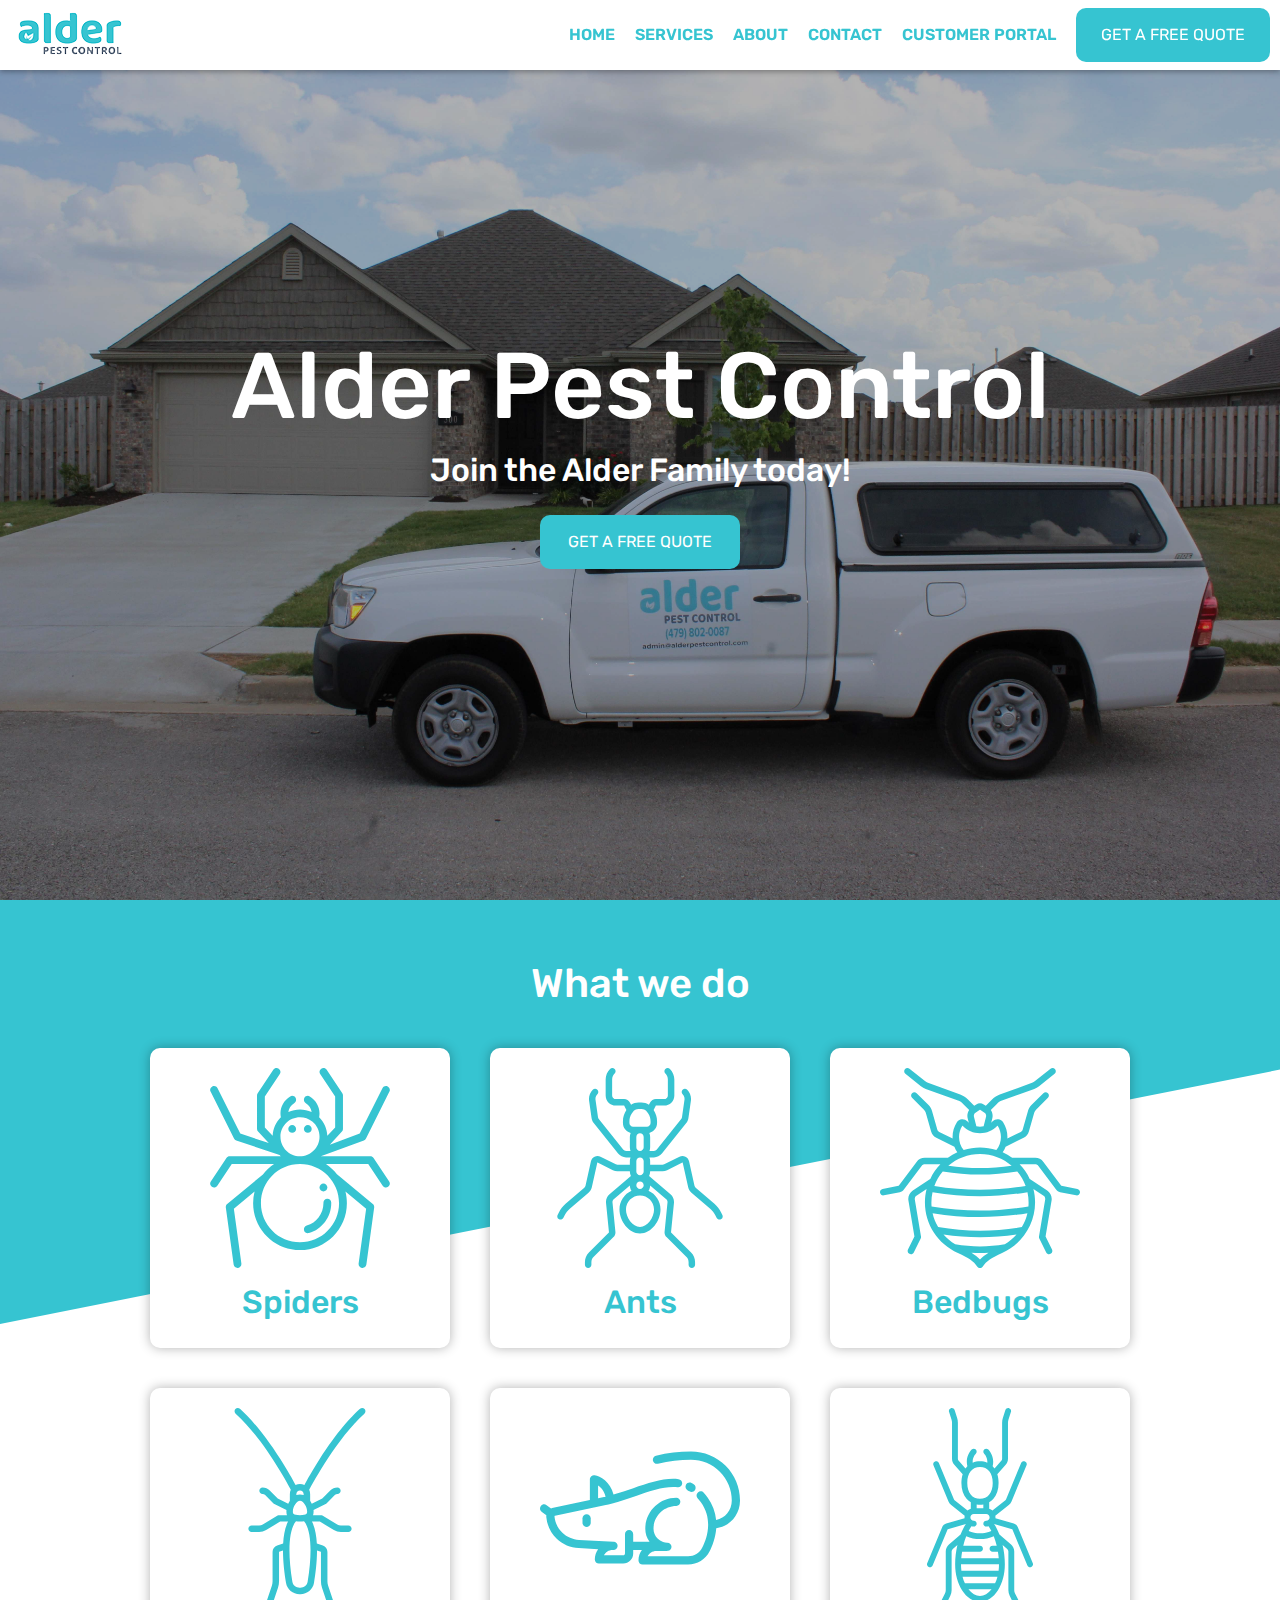
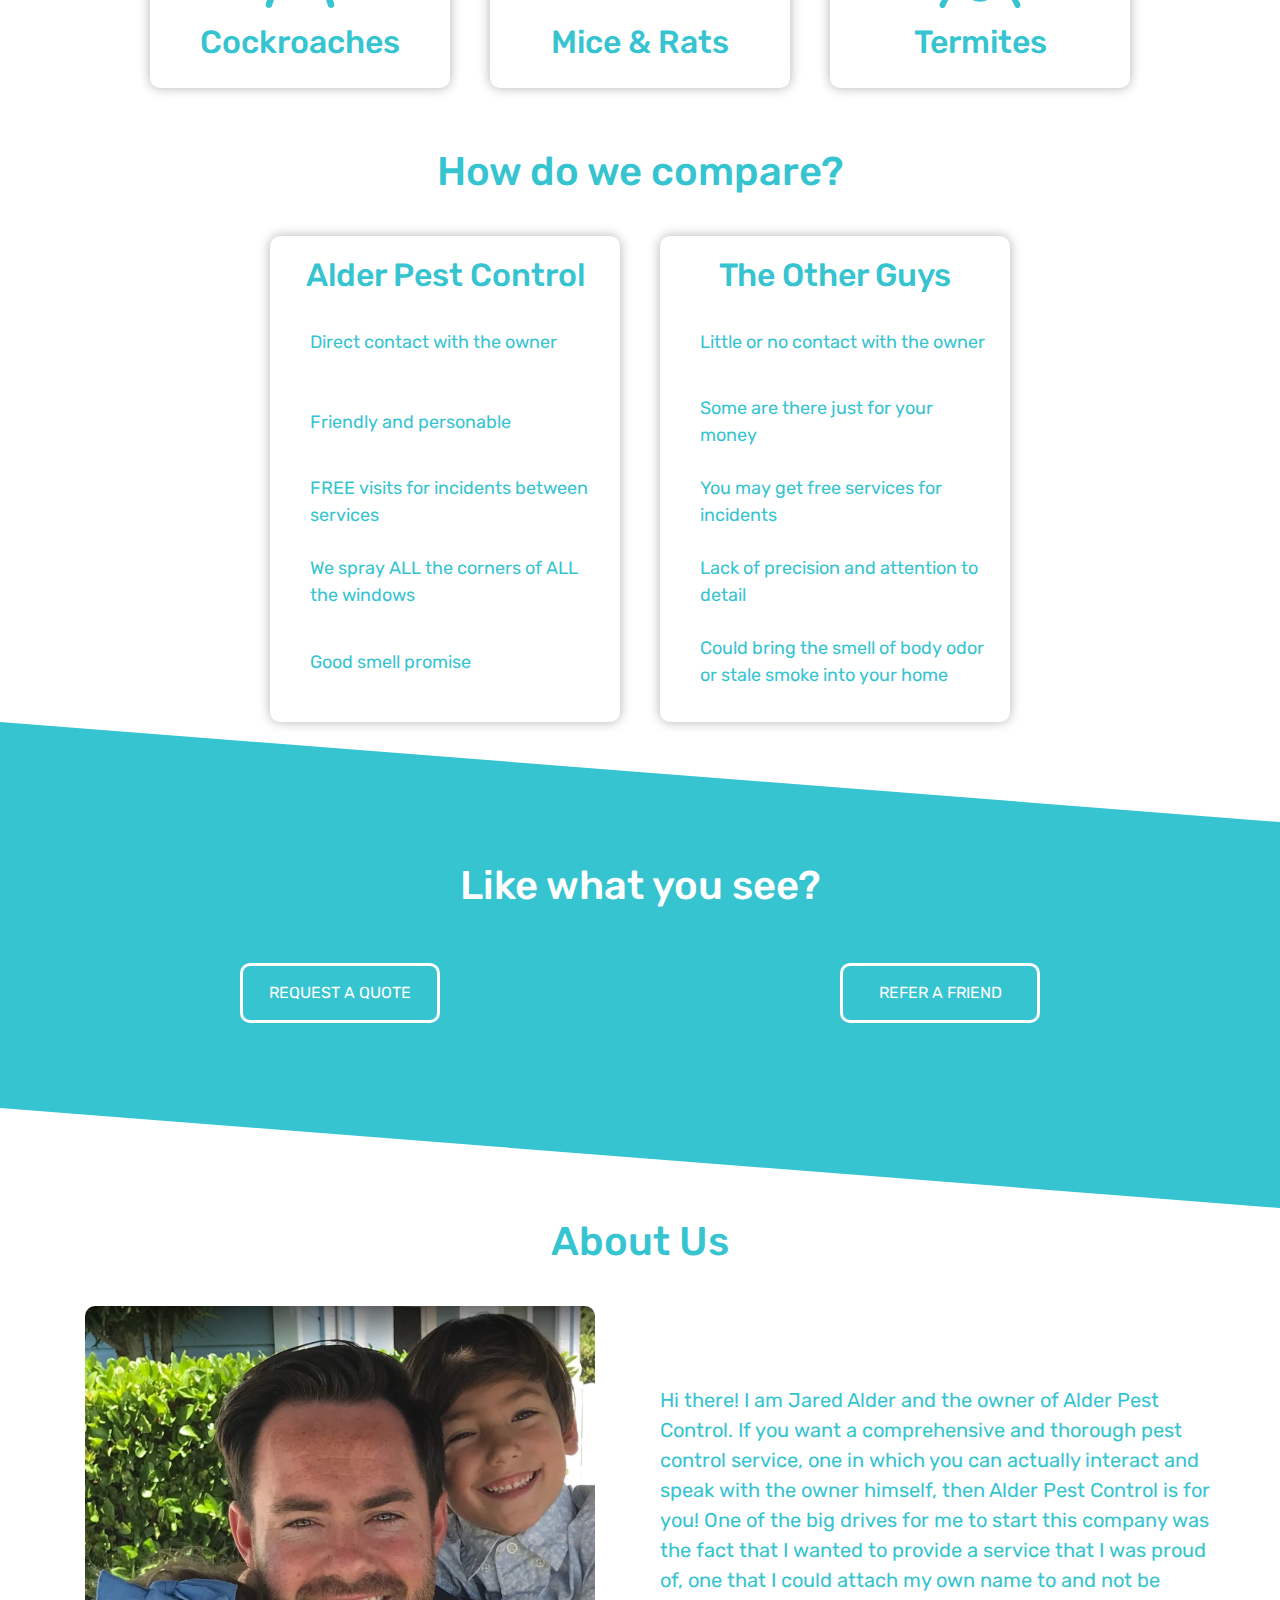
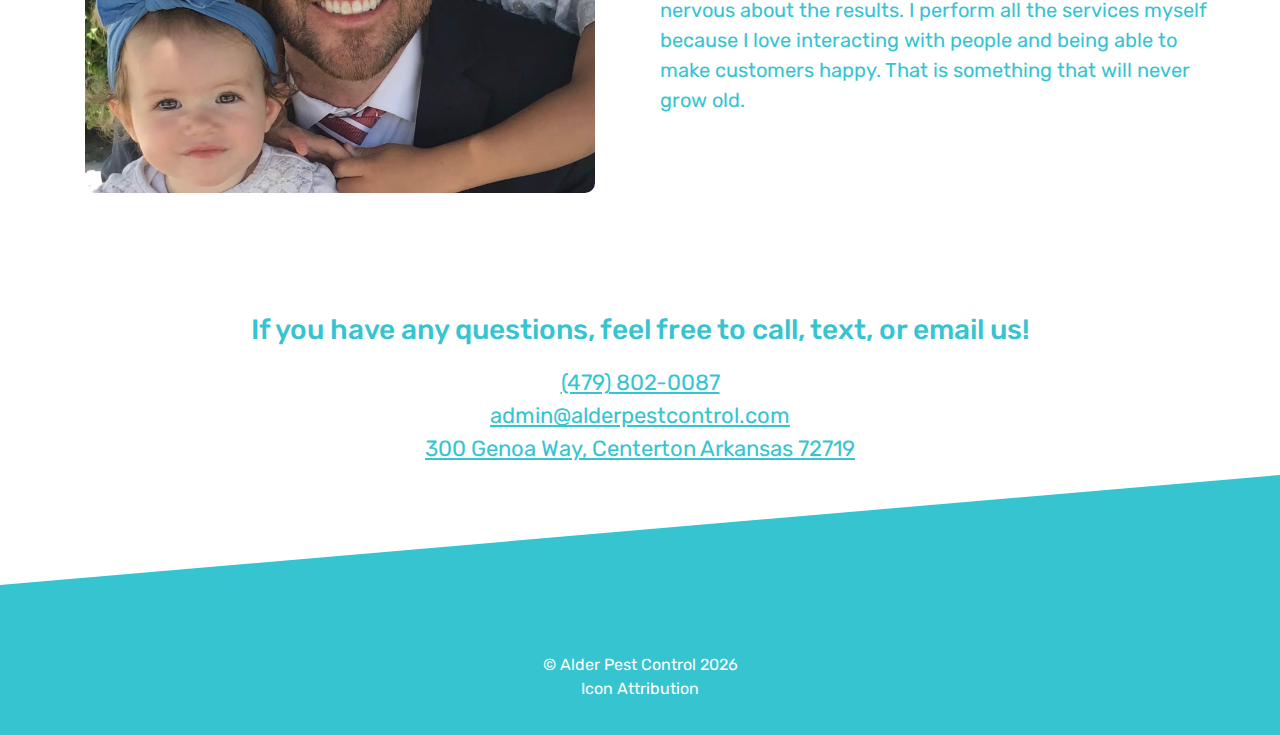
<file: index.html>
<!DOCTYPE html>
<html>
    <meta charset="UTF-8">
    <head>
        <meta name="viewport" content="width=device-width, initial-scale=1.0">
        <link rel="shortcut icon" href="images/favicon.jpg" type="image/x-icon">
        <title>Alder Pest Control</title>

        <!-- Stylesheets -->
        <link href="css/bootstrap.min.css" rel="stylesheet">
        <link rel="stylesheet" href="https://use.fontawesome.com/releases/v5.1.0/css/all.css" integrity="sha384-lKuwvrZot6UHsBSfcMvOkWwlCMgc0TaWr+30HWe3a4ltaBwTZhyTEggF5tJv8tbt" crossorigin="anonymous">
        <link href="css/main.css" rel="stylesheet">

        <!-- Scripts -->
        <script src="https://ajax.googleapis.com/ajax/libs/jquery/3.2.1/jquery.min.js"></script>
        <script src='https://www.google.com/recaptcha/api.js'></script>
        <script src="js/bootstrap.bundle.min.js"></script>
        <script src="js/main.js"></script>
    </head>
    <body>

        <header>
            <div id="logo-wrapper">
                <a id="logo-link" href="/"><img src="images/logo.png" /></a>
            </div>
            <div class="items-wrapper">
                <div class="links">
                    <a href="#">Home</a>
                    <a href="#services">Services</a>
                    <a href="#about">About</a>
                    <a href="#contact">Contact</a>
                    <a href="https://alderpest.pestportals.com/landing/index">Customer Portal</a>
                </div>
                <div class="header-cta" data-toggle="modal" data-target="#ctaModal">
                    <a href="#">Get a free quote</a>
                </div>
            </div>
            <div class="mobile-nav">
                <a href="tel://479-802-0087"><i id="mobile-nav-phone" class="fas fa-phone fa-lg"></i></a>
                <i id="mobile-nav-trigger" class="fas fa-bars fa-lg"></i>
            </div>
            <div id="mobile-nav-dropdown" class="mobile-nav-dropdown">
                <a href="#">Home</a>
                <a href="#services">Services</a>
                <a href="#about">About</a>
                <a href="#contact">Contact</a>
                <a href="https://alderpest.pestportals.com/landing/index">Customer Portal</a>
            </div>
        </header>
        <main>
            <section class="hero">
                <div class="overlay" style="opacity: 0.3;"></div>
                <div class="text-center title-div">
                    <h1 id="title">Alder Pest Control</h1>
                    <h2 id="subtitle">Join the Alder Family today!</h2>
                    <a id="quote-btn" class="cta margin-top" href="#" data-toggle="modal" data-target="#ctaModal">Get a free quote</a>
                </div>
            </section>
            <section id="services">
                <svg xmlns="http://www.w3.org/2000/svg" viewBox="0 0 100 100" preserveAspectRatio="none" style="position: absolute; width: 100%; top: 0; height: 100%;">
                    <polygon fill="rgba(54, 196, 209, 1)" points="0,0 0,50 100,20 100,0"></polygon>
                </svg>
                <div class="content">
                    <div class="text-center section-title">
                        <h1 id="services-title">What we do</h1>
                    </div>
                    <div class="inner-content">
                        <div class="service-item">
                            <img class="bug-image rotate180" src="images/spider.svg"/>
                            <div class="bug-title text-center">
                                <h2>Spiders</h2>
                            </div>
                        </div>
                        <div class="service-item">
                            <img class="bug-image" src="images/ant.svg"/>
                            <div class="bug-title text-center">
                                <h2>Ants</h2>
                            </div>
                        </div>
                        <div class="service-item">
                            <img class="bug-image" src="images/bedbug.svg"/>
                            <div class="bug-title text-center">
                                <h2>Bedbugs</h2>
                            </div>
                        </div>
                        <div class="service-item">
                            <img class="bug-image" src="images/cockroach.svg"/>
                            <div class="bug-title text-center">
                                <h2>Cockroaches</h2>
                            </div>
                        </div>
                        <div class="service-item">
                            <img class="bug-image" src="images/rat.svg"/>
                            <div class="bug-title text-center">
                                <h2>Mice &amp; Rats</h2>
                            </div>
                        </div>
                        <div class="service-item">
                            <img class="bug-image" src="images/termite.svg"/>
                            <div class="bug-title text-center">
                                <h2>Termites</h2>
                            </div>
                        </div>
                    </div>
                </div>
            </section>
            <section id="compare">
                <div class="text-center section-title">
                    <h1 id="about-title">How do we compare?</h1>
                </div>
                <div class="inner-content" style="align-items: flex-start;">
                    <div class="compare-item">
                        <div class="text-center">
                            <h2 class="compare-title" style="padding-bottom: 0;">Alder Pest Control</h2>
                        </div>
                        <div class="compare-list-item">
                            <i class="fas fa-check-circle fa-2x"></i>
                            <span>Direct contact with the owner</span>
                        </div>
                        <div class="compare-list-item">
                            <i class="fas fa-check-circle fa-2x"></i>
                            <span>Friendly and personable</span>
                        </div>
                        <div class="compare-list-item">
                            <i class="fas fa-check-circle fa-2x"></i>
                            <span>FREE visits for incidents between services</span>
                        </div>
                        <div class="compare-list-item">
                            <i class="fas fa-check-circle fa-2x"></i>
                            <span>We spray ALL the corners of ALL the windows</span>
                        </div>
                        <div class="compare-list-item">
                            <i class="fas fa-check-circle fa-2x"></i>
                            <span>Good smell promise</span>
                        </div>
                    </div>
                    <div class="compare-item">
                        <div class="text-center">
                            <h2>The Other Guys</h2>
                        </div>
                        <div class="compare-list-item">
                            <i class="fas fa-times-circle fa-2x"></i>
                            <span>Little or no contact with the owner</span>
                        </div>
                        <div class="compare-list-item">
                            <i class="fas fa-times-circle fa-2x"></i>
                            <span>Some are there just for your money</span>
                        </div>
                        <div class="compare-list-item">
                            <i class="fas fa-times-circle fa-2x"></i>
                            <span>You may get free services for incidents</span>
                        </div>
                        <div class="compare-list-item">
                            <i class="fas fa-times-circle fa-2x"></i>
                            <span>Lack of precision and attention to detail</span>
                        </div>
                        <div class="compare-list-item">
                            <i class="fas fa-times-circle fa-2x"></i>
                            <span>Could bring the smell of body odor or stale smoke into your home</span>
                        </div>
                    </div>
                </div>
            </section>
            <section id="like">
                <div class="text-center">
                    <h1>Like what you see?</h1>
                </div>
                <div class="inner-content like">
                    <div class="text-center">
                        <a class="cta" href="#" data-toggle="modal" data-target="#ctaModal">Request a quote</a>
                    </div>
                    <div class="text-center">
                        <a class="cta" href="#" data-toggle="modal" data-target="#referModal">Refer a friend</a>
                    </div>
                </div>
            </section>
            <section id="about">
                <div class="text-center section-title">
                    <h1 id="about-title">About Us</h1>
                </div>
                <div class="inner-content">
                    <div class="setHalf pad-sides">
                        <img src="images/about.png" class="about-image" />
                    </div>
                    <div class="setHalf pad about-font-size">
                        Hi there! I am Jared Alder and the owner of Alder Pest Control. If you want a comprehensive and thorough pest control service, one in which you can actually interact and speak with the owner himself, then Alder Pest Control is for you! One of the big drives for me to start this company was the fact that I wanted to provide a service that I was proud of, one that I could attach my own name to and not be nervous about the results. I perform all the services myself because I love interacting with people and being able to make customers happy. That is something that will never grow old.
                    </div>
                </div>
            </section>
            <section id="contact">
                <div class="inner-content">
                    <div class="text-center pad">
                        <h3 style="margin-bottom: 20px;">If you have any questions, feel free to call, text, or email us!</h3>
                        <a class="contact-link" href="tel://479-802-0087">(479) 802-0087</a> <br />
                        <a class="contact-link" href="mailto:admin@alderpestcontrol.com">admin@alderpestcontrol.com</a> <br />
                        <a class="contact-link" href="https://goo.gl/maps/sj95EWQHce92">300 Genoa Way, Centerton Arkansas 72719</a>
                    </div>
                </div>
            </section>
            <footer id="footer">
                <div class="text-center">
                    <div class="social-icons">
                        <a href="https://instagram.com/alderpestcontrol?utm_source=ig_profile_share&igshid=72g55iuqiwlj"><i class="fab fa-instagram fa-2x"></i></a>
                        <a href="https://www.facebook.com/alderpestcontrol/"><i class="fab fa-facebook-square fa-2x"></i></a>
                    </div>
                    <span>&copy; Alder Pest Control <span id="year"></span></span>
                    <div data-toggle="modal" data-target="#attributionModal"><a href="#footer">Icon Attribution</a></div>
                </div>
            </footer>
        </main>

        <!-- Request a quote -->
        <div class="modal fade" id="ctaModal" tabindex="-1" role="dialog" aria-labelledby="CTA Modal" aria-hidden="true">
          <div class="modal-dialog modal-dialog-centered" role="document">
            <div class="modal-content">
              <div class="modal-header">
                <h5 class="modal-title" id="ctaModalTitle">Get A Free Quote</h5>
                <button type="button" class="close" data-dismiss="modal" aria-label="Close">
                  <span aria-hidden="true">&times;</span>
                </button>
              </div>
              <div class="modal-body">
                <form id="quoteForm" method="POST">
                    <div id="redirect"></div>
                    <input type="hidden" name="*formname" value="quoteForm" />
                    <input type="hidden" name="*reply" value="email" />
                    <input type="hidden" name="*honeypot" />
                    <div class="form-group">
                        <input name="Name" type="text" class="form-control" id="name" aria-describedby="namehelp" placeholder="Name">
                    </div>
                    <div class="form-group">
                        <input name="Phone" type="phone" class="form-control" id="phone" placeholder="Phone">
                    </div>
                    <div class="form-group">
                        <input name="Email" type="email" class="form-control" id="email" placeholder="Email">
                    </div>
                    <div class="form-group" style="margin-bottom: 0;">
                        <textarea name="Message" type="text" class="form-control" id="message" placeholder="Message" rows="4"></textarea>
                    </div>
                    <div class="g-recaptcha" data-sitekey="6LcxIX0UAAAAAE57fmBZNOD2FARvaq1A1YV8yTdU"></div>
                    <div style="position: relative">
                        <button type="submit" class="btn cta" id="quoteSubmit">Submit</button>
                        <div class="lds-dual-ring" id="quoteRing" style="display: none;"></div>
                    </div>
              </form>
              </div>
            </div>
          </div>
        </div>

        <!-- Refer a Friend -->
        <div class="modal fade" id="referModal" tabindex="-1" role="dialog" aria-labelledby="Refer Modal" aria-hidden="true">
          <div class="modal-dialog modal-dialog-centered" role="document">
            <div class="modal-content">
              <div class="modal-header">
                <h5 class="modal-title" id="referModalTitle">Refer A Friend</h5>
                <button type="button" class="close" data-dismiss="modal" aria-label="Close">
                  <span aria-hidden="true">&times;</span>
                </button>
              </div>
              <div class="modal-body">
                <form id="referralForm" method="POST">
                    <div id="redirect2"></div>
                    <input type="hidden" name="*formname" value="referralForm" />
                    <input type="hidden" name="*reply" value="email" />
                    <input type="hidden" name="*honeypot" />
                    <div class="form-group">
                        <input name="Referrer Name" type="text" class="form-control" id="r_name" aria-describedby="namehelp" placeholder="Your Name">
                    </div>
                    <div class="form-group">
                        <input name="Referrer Email" type="email" class="form-control" id="r_email" placeholder="Your Email">
                    </div>
                    <div class="form-group">
                        <input name="Friend" type="text" class="form-control" id="r_friend_name" aria-describedby="namehelp" placeholder="Friend's Name">
                    </div>
                    <div class="form-group">
                        <input name="Phone" type="phone" class="form-control" id="r_friend_phone" placeholder="Friend's Phone">
                    </div>
                    <div class="form-group">
                        <input name="Email" type="email" class="form-control" id="r_friend_email" placeholder="Friend's Email">
                    </div>
                    <div class="form-group" style="margin-bottom: 0;">
                        <textarea name="Message" type="text" class="form-control" id="r_message" placeholder="Message" rows="4"></textarea>
                    </div>
                    <div class="g-recaptcha" data-sitekey="6LcxIX0UAAAAAE57fmBZNOD2FARvaq1A1YV8yTdU"></div>
                    <div style="position: relative">
                        <button type="submit" class="btn cta" id="referSubmit">Submit</button>
                        <div class="lds-dual-ring" id="referralRing" style="display: none;"></div>
                    </div>
              </form>
              </div>
            </div>
          </div>
        </div>

        <!-- Attribution Modal -->
        <div class="modal fade" id="attributionModal" tabindex="-1" role="dialog" aria-labelledby="Attribution Modal" aria-hidden="true">
          <div class="modal-dialog modal-dialog-centered" role="document">
            <div class="modal-content">
              <div class="modal-header">
                <h5 class="modal-title" id="attributionModalTitle">Attribution</h5>
                <button type="button" class="close" data-dismiss="modal" aria-label="Close">
                  <span aria-hidden="true">&times;</span>
                </button>
              </div>
              <div class="modal-body">
                Icons made by <a href="http://www.freepik.com" title="Freepik">Freepik</a> from <a href="https://www.flaticon.com/" title="Flaticon">www.flaticon.com</a> is licensed by <a href="http://creativecommons.org/licenses/by/3.0/" title="Creative Commons BY 3.0" target="_blank">CC 3.0 BY</a>
              </form>
              </div>
            </div>
          </div>
        </div>

    </body>

</html>
</file>
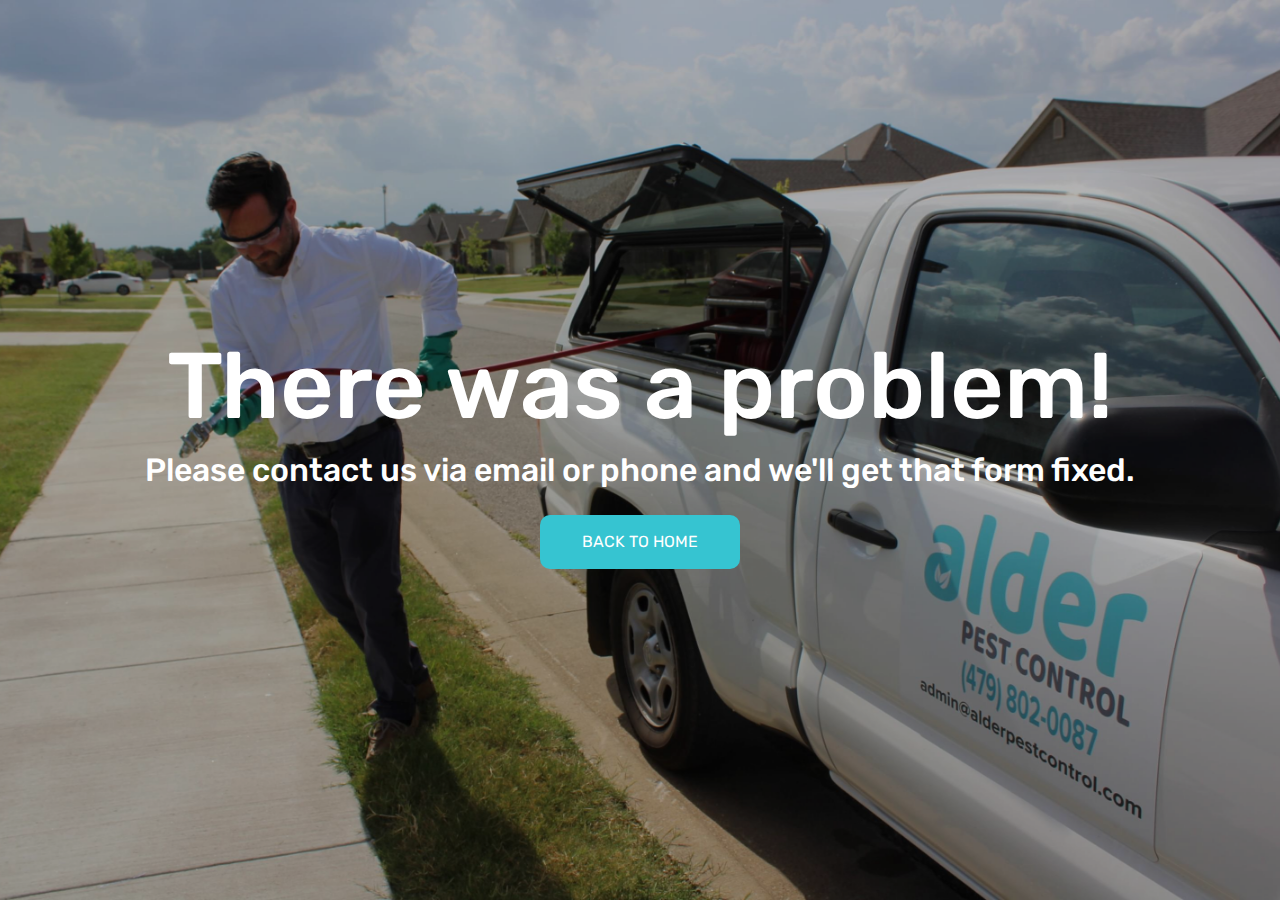
<file: failure.html>
<!DOCTYPE html>
<html>
    <meta charset="UTF-8">
    <head>
        <meta name="viewport" content="width=device-width, initial-scale=1.0">
        <title>Alder Pest Control</title>

        <!-- Stylesheets -->
        <link href="css/bootstrap.min.css" rel="stylesheet">
        <link rel="stylesheet" href="https://use.fontawesome.com/releases/v5.1.0/css/all.css" integrity="sha384-lKuwvrZot6UHsBSfcMvOkWwlCMgc0TaWr+30HWe3a4ltaBwTZhyTEggF5tJv8tbt" crossorigin="anonymous">
        <link href="css/main.css" rel="stylesheet">

        <!-- Scripts -->
        <script src="https://ajax.googleapis.com/ajax/libs/jquery/3.2.1/jquery.min.js"></script>
        <script src="js/bootstrap.bundle.min.js"></script>
        <script src="js/main.js"></script>
    </head>
    <body>
        <main>
            <section class="hero2">
                <div class="overlay" style="opacity: 0.3;"></div>
                <div class="text-center title-div">
                    <h1 id="title">There was a problem!</h1>
                    <h2>Please contact us via email or phone and we'll get that form fixed.</h2>
                    <a class="cta margin-top" href="index.html">Back to home</a>
                </div>
            </section>
        </main>
    </body>
</html>
</file>
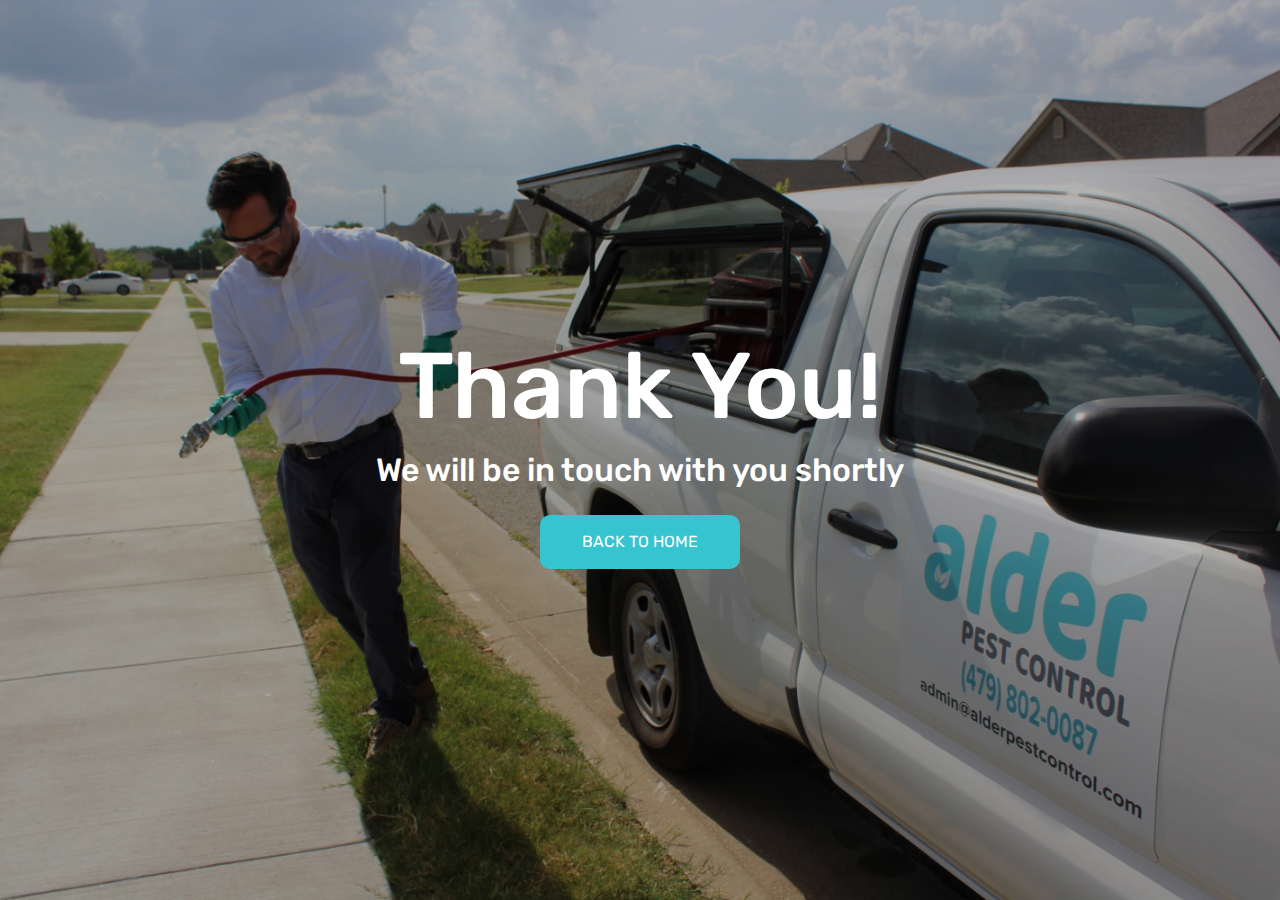
<file: thanks.html>
<!DOCTYPE html>
<html>
    <meta charset="UTF-8">
    <head>
        <meta name="viewport" content="width=device-width, initial-scale=1.0">
        <title>Alder Pest Control</title>

        <!-- Stylesheets -->
        <link href="css/bootstrap.min.css" rel="stylesheet">
        <link rel="stylesheet" href="https://use.fontawesome.com/releases/v5.1.0/css/all.css" integrity="sha384-lKuwvrZot6UHsBSfcMvOkWwlCMgc0TaWr+30HWe3a4ltaBwTZhyTEggF5tJv8tbt" crossorigin="anonymous">
        <link href="css/main.css" rel="stylesheet">

        <!-- Scripts -->
        <script src="https://ajax.googleapis.com/ajax/libs/jquery/3.2.1/jquery.min.js"></script>
        <script src="js/bootstrap.bundle.min.js"></script>
        <script src="js/main.js"></script>
    </head>
    <body>
        <main>
            <section class="hero2">
                <div class="overlay" style="opacity: 0.3;"></div>
                <div class="text-center title-div">
                    <h1 id="title">Thank You!</h1>
                    <h2>We will be in touch with you shortly</h2>
                    <a class="cta margin-top" href="index.html">Back to home</a>
                </div>
            </section>
        </main>
    </body>
</html>
</file>
<file: css/main.css>
@import url('https://fonts.googleapis.com/css?family=Rubik');

html {
    height: 100%;
    width: 100%;
    position: relative;
}

body {
    position: relative;
    height: 100%;
    width: 100%;
    font-family: 'Rubik', sans-serif;
    z-index: 1;
}

main {
    position: relative;
    height: 100%;
    width: 100%;
    z-index: 2;
}

header {
    position: fixed;
    top: 0;
    left: 0;
    right: 0;
    height: 70px;
    background-color: white;
    z-index: 100000;
    display: flex;
    justify-content: space-between;
    align-items: center;
    box-shadow: 0 2px 5px rgba(0,0,0,.3);
}

section {
    position: relative;
    z-index: 3;
    color: rgba(54, 196, 209, 1);
}

footer {
    position: relative;
    height: 150px;
    background-color: rgba(54, 196, 209, 1);
    display: flex;
    justify-content: center;
    align-items: center;
    color: #FFF;
    z-index: 3;
}

footer a {
    color: #fff;
}

footer a:hover {
    color: #FFF;
}

footer::before {
    content: "";
    position: absolute;
    top: -110px;
    width: 0;
    height: 0;
    border-style: solid;
    border-width: 0 0px 110px 100vw;
    border-color: transparent transparent rgba(54, 196, 209, 1) transparent;
    z-index: -1;
}

#about {
    margin-top: 50px;
    padding-top: 60px;
    padding-bottom: 60px;
}

#about-title {
    color: rgba(54, 196, 209, 1);
}

#compare {
    margin-bottom: 60px;
}

#contact {
    padding-top: 60px;
    padding-bottom: 60px;
    margin-bottom: 60px;
}

#contact-title {
    color: rgba(54, 196, 209, 1);
}

#like {
    position: relative;
    background-color: rgba(54, 196, 209, 1);
    color: white;
    padding-top: 40px;
    padding-bottom: 40px;
}

#like .cta {
    background-color: rgba(54, 196, 209, 1);;
    border: 3px solid white;
    transition: background .3s ease 0s, border .3s ease 0s, box-shadow .3s ease 0s;
}

#like .cta:hover {
    text-decoration: none;
    background-color: #6ed5de;
    border: 3px solid #6ed5de;
    box-shadow: 0 0 12px rgba(0,0,0,.3);
}

#like::before {
    content: "";
    position: absolute;
    top: -100px;
    width: 0;
    height: 0;
    border-style: solid;
    border-width: 0 100vw 100px 0px;
    border-color: transparent transparent rgba(54, 196, 209, 1) transparent;
    z-index: -1;
}

#like::after {
    content: "";
    position: absolute;
    bottom: -100px;
    width: 0;
    height: 0;
    border-style: solid;
    border-width: 100px 0px 0 100vw;
    border-color: rgba(54, 196, 209, 1) transparent transparent transparent;
    z-index: -1;
}

#logo-link {
    margin-left: 10px;
    display: flex;
    align-items: center;
}

#logo-wrapper {
    display: flex;
    align-items: center;
}

#mobile-nav-phone {
    margin: 20px;
    font-size: 20pt;
    color: rgba(54, 196, 209, 1);
}

#mobile-nav-trigger {
    margin: 20px;
    font-size: 20pt;
    color: rgba(54, 196, 209, 1);
}

#title {
    font-size: 70pt;
}

#services {
    padding-top: 60px;
    padding-bottom: 20px;
}

#services-title {
    color: #FFF;
}

.about-font-size {
    font-size: 20px;
}

.about-image {
    width: 85%;
    display: block;
    margin: auto;
    border-radius: 10px;
}

.bug-image {
    width: 200px;
    display: block;
    margin: auto;
}

.bug-title {
    margin-top: 15px;
}

.cta {
    display: block;
    width: 200px;
    margin: auto;
    text-decoration: none;
    color: #FFF;
    background-color: rgba(54, 196, 209, 1);
    padding: 15px;
    border-radius: 10px;
    text-transform: uppercase;
    transition: background .3s ease 0s;
}

.cta:hover {
    text-decoration: none;
    color: #f2f2f2;
    background-color: #269ca6;
}

.contact-link {
    color: rgba(54, 196, 209, 1);
    font-size: 22px;
    text-decoration: underline;
}

.contact-link:hover {
    color: #269ca6;
}

.content {
    position: relative;
    height: 100%;
    padding-left: 50px;
    padding-right: 50px;
}

.compare-item {
    font-size: 18px;
    width: 350px;
    background-color: white;
    margin-left: 20px;
    margin-right: 20px;
    margin-bottom: 40px;
    padding: 20px;
    border-radius: 10px;
    box-shadow: 0 0 12px rgba(0,0,0,.3);
}

.compare-list-item {
    display: flex;
    align-items: center;
    height: 80px;
}

.compare-list-item span {
    margin-left: 20px;
}

.compare-title {
    padding-bottom: 10px;
}

.header-cta {
    padding: 15px;
    padding-left: 25px;
    padding-right: 25px;
    background-color: rgba(54, 196, 209, 1);
    margin-right: 10px;
    border-radius: 10px;
    transition: background .3s ease 0s;
}

.header-cta:hover {
    background-color: #269ca6;
    color: #f2f2f2;
}

.header-cta a {
    color: white;
    text-decoration: none;
    text-transform: uppercase;
}

.hero {
    position: relative;
    display: flex;
    justify-content: center;
    align-items: center;
    height: 100%;
    width: 100%;
    background: url(../images/main.jpeg) no-repeat center center scroll;
    background-size: cover;
    color: #FFF;
    z-index: 5;
}

.hero2 {
    position: relative;
    display: flex;
    justify-content: center;
    align-items: center;
    height: 100%;
    width: 100%;
    background: url(../images/thanks.jpg) no-repeat center center scroll;
    background-size: cover;
    color: #FFF;
    z-index: 5;
}

.hero div {
    z-index: 100;
}

.hero2 div {
    z-index: 100;
}

.inner-content {
    max-width: 1200px;
    margin: auto;
    display: flex;
    justify-content: center;
    align-items: center;
    flex-wrap: wrap;
    height: 100%;
}

.items-wrapper {
    display: flex;
    align-items: center;
}

.like {
    height: 150px;
}

.like div {
    width: 50%;
}

.links {
    display: flex;
    margin-right: 10px;
}

.links a {
    text-decoration: none;
    color: rgba(54, 196, 209, 1);
    padding: 10px;
    text-transform: uppercase;
    font-weight: 600;
    transition: color .3s ease 0s;
}

.links a:hover {
    color: #269ca6;
}

.overlay {
    background-color: #000;
    position: absolute;
    top: 0;
    right: 0;
    bottom: 0;
    left: 0;
    width: 100%;
    height: 100%;
    color: white;
    z-index: 10;
}

.margin-top {
    margin-top: 25px;
}

.modal {
    color: rgba(54, 196, 209, 1);
}

.mobile-nav {
    display: none;
}

.mobile-nav-dropdown {
    position: absolute;
    top: 70px;
    left: 0;
    width: 100%;
    background-color: #FFF;
    display: none;
    flex-direction: column;
    justify-content: center;
    align-items: center;
    z-index: 1000;
    box-shadow: 0 10px 10px rgba(0,0,0,.3);
}

.mobile-nav-dropdown a {
    text-decoration: none;
    color: rgba(54, 196, 209, 1);
    padding: 10px;
    text-transform: uppercase;
    font-weight: 600;
    transition: color .3s ease 0s;
}

.pad {
    padding-left: 20px;
    padding-right: 20px;
}

.rotate180 {
    transform: rotate(180deg);
}

.section-title {
    margin-bottom: 40px;
}

.service-item {
    height: 300px;
    width: 300px;
    background-color: white;
    margin-left: 20px;
    margin-right: 20px;
    margin-bottom: 40px;
    padding: 20px;
    border-radius: 10px;
    box-shadow: 0 0 12px rgba(0,0,0,.3);
}

.setHalf {
    width: 600px;
}

.social-icons {
    margin-bottom: 10px;
}

.social-icons a {
    padding: 5px;
}

.title-div {
    margin-left: 10px;
    margin-right: 10px;
}

@media only screen and (max-width: 1200px) {
    .pad {
        padding-top: 40px;
    }

}

@media only screen and (max-width: 900px) {
    #title {
        font-size: 50pt;
    }

    .mobile-nav {
        display: block;
    }

    .links {
        display: none;
    }

    .header-cta {
        display: none;
    }

}

@media only screen and (max-width: 768px) {
    #title {
        font-size: 42pt;
    }

    .like {
        flex-wrap: wrap;
        height: 220px;
    }

    .like div {
        width: 100%;
        margin-top: 25px;
    }
}

@media only screen and (max-width: 490px) {
    #title {
        font-size: 30pt;
    }

    #subtitle {
        font-size: 15pt;
    }
}

@media only screen and (max-width: 320px) {
    #title {
        font-size: 25pt;
    }

    #subtitle {
        font-size: 15pt;
    }
}
</file>
